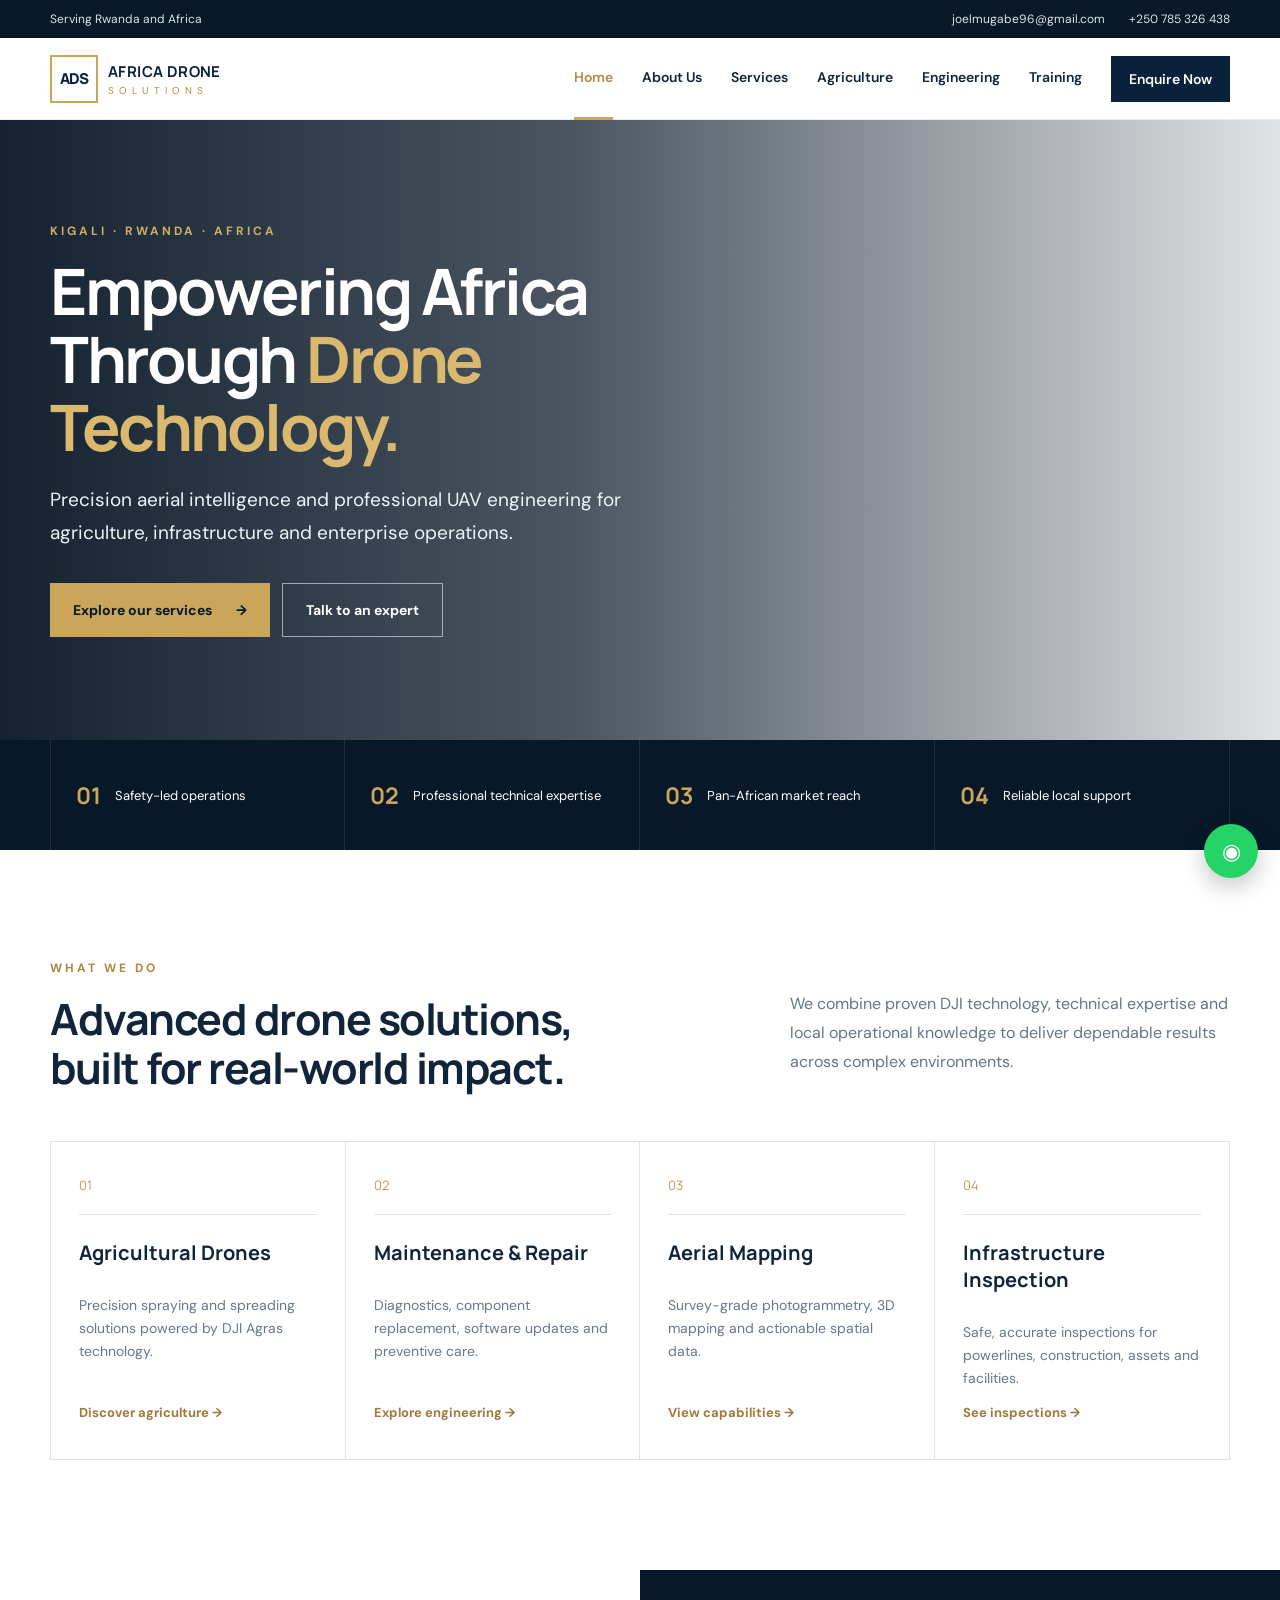
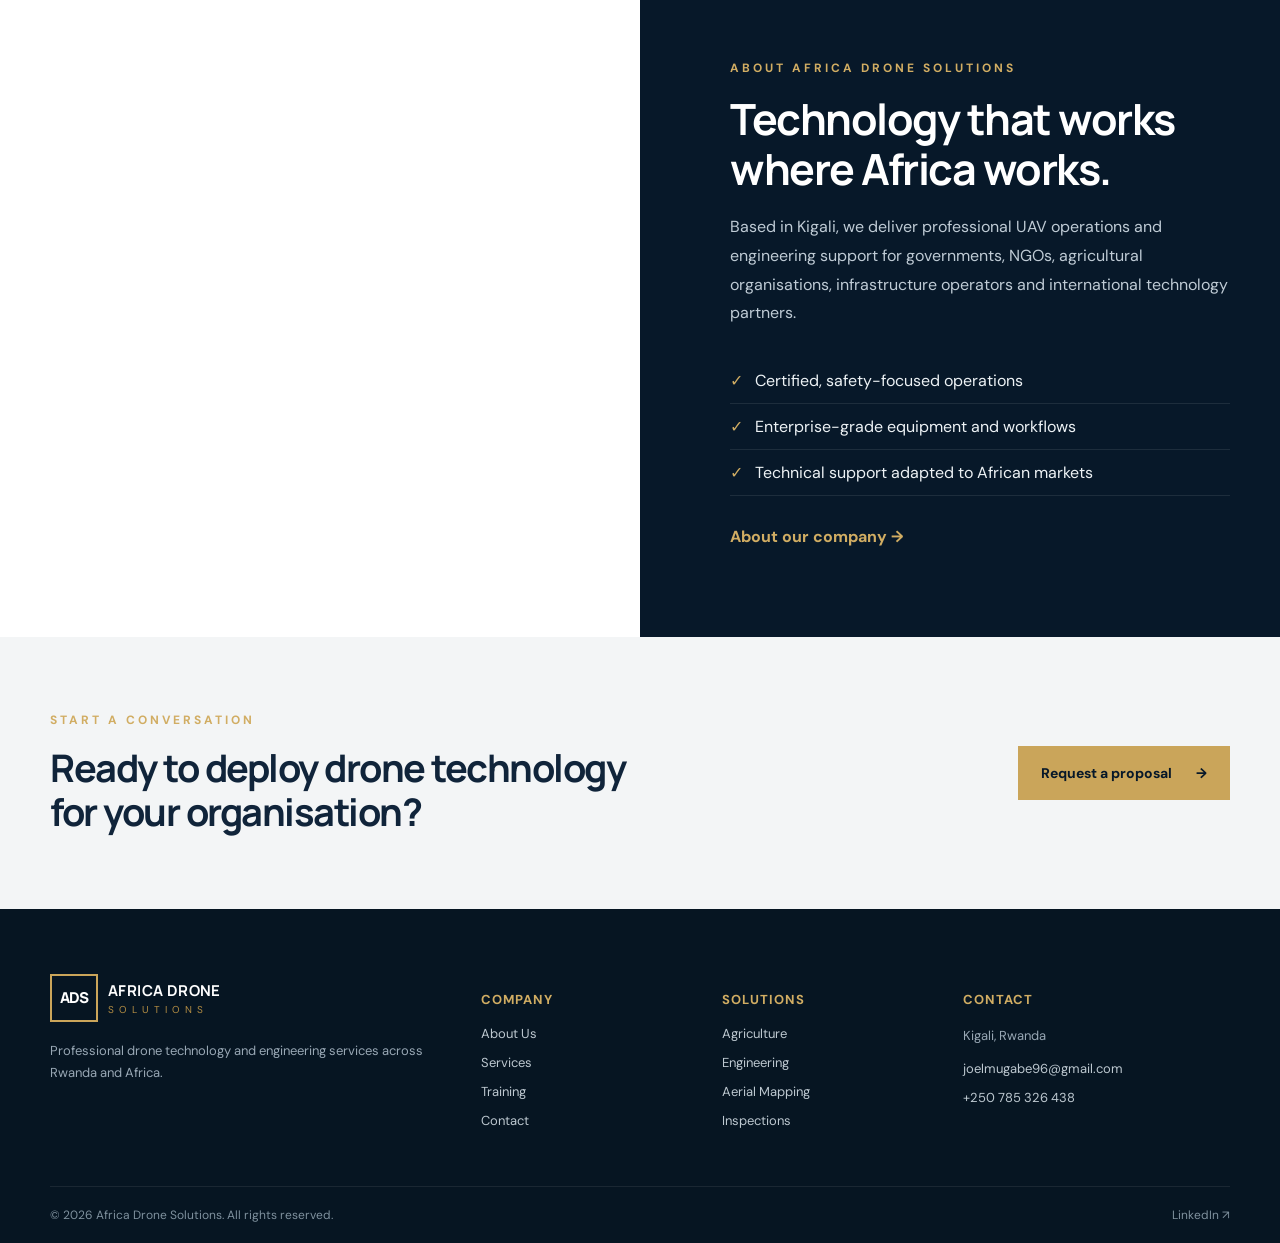
<file: index.html>
<!DOCTYPE html>
<html lang="en">
<head>
  <meta charset="UTF-8">
  <meta name="viewport" content="width=device-width, initial-scale=1.0">
  <title>Africa Drone Solutions | Drone Technology in Rwanda & Africa</title>
  <meta name="description" content="Africa Drone Solutions provides professional agricultural drones, engineering, aerial mapping, infrastructure inspection, maintenance and pilot training in Kigali, Rwanda and across Africa.">
  <meta name="keywords" content="drone solutions Rwanda, agricultural drones Africa, drone maintenance Kigali, aerial mapping Rwanda, drone training Rwanda, infrastructure inspection">
  <meta property="og:title" content="Africa Drone Solutions">
  <meta property="og:description" content="Empowering Africa Through Drone Technology.">
  <meta property="og:type" content="website">
  <meta name="theme-color" content="#071829">
  <link rel="canonical" href="https://joelmugabe.github.io/AFRICA-DRONE-SOLUTION/">
  <link rel="preconnect" href="https://fonts.googleapis.com">
  <link rel="preconnect" href="https://fonts.gstatic.com" crossorigin>
  <link href="https://fonts.googleapis.com/css2?family=DM+Sans:wght@400;500;600;700&family=Manrope:wght@600;700;800&display=swap" rel="stylesheet">
  <link rel="stylesheet" href="styles.css">
</head>
<body>
  <div class="topbar"><div class="container topbar-inner"><span>Serving Rwanda and Africa</span><div><a href="mailto:joelmugabe96@gmail.com">joelmugabe96@gmail.com</a><a href="tel:+250785326438">+250 785 326 438</a></div></div></div>
  <header class="header"><div class="container nav"><a class="brand" href="index.html" aria-label="Africa Drone Solutions home"><span class="brand-mark">ADS</span><span><strong>AFRICA DRONE</strong><small>SOLUTIONS</small></span></a><button class="menu-btn" aria-label="Open menu" aria-expanded="false">☰</button><nav class="nav-links"><a class="active" href="index.html">Home</a><a href="about.html">About Us</a><a href="services.html">Services</a><a href="agriculture.html">Agriculture</a><a href="engineering.html">Engineering</a><a href="training.html">Training</a><a class="nav-cta" href="contact.html">Enquire Now</a></nav></div></header>

  <main>
    <section class="hero">
      <div class="hero-bg" role="img" aria-label="Professional aerial view of Rwanda"></div>
      <div class="hero-overlay"></div>
      <div class="container hero-content"><div class="eyebrow">Kigali · Rwanda · Africa</div><h1>Empowering Africa Through <span>Drone Technology.</span></h1><p>Precision aerial intelligence and professional UAV engineering for agriculture, infrastructure and enterprise operations.</p><div class="hero-actions"><a class="btn btn-gold" href="services.html">Explore our services <span>→</span></a><a class="btn btn-outline" href="contact.html">Talk to an expert</a></div></div>
    </section>

    <section class="trust-strip"><div class="container trust-grid"><div><strong>01</strong><span>Safety-led operations</span></div><div><strong>02</strong><span>Professional technical expertise</span></div><div><strong>03</strong><span>Pan-African market reach</span></div><div><strong>04</strong><span>Reliable local support</span></div></div></section>

    <section class="section"><div class="container"><div class="section-heading"><div><div class="eyebrow dark">What we do</div><h2>Advanced drone solutions,<br>built for real-world impact.</h2></div><p>We combine proven DJI technology, technical expertise and local operational knowledge to deliver dependable results across complex environments.</p></div>
      <div class="service-grid">
        <article class="service-card"><div class="card-number">01</div><h3>Agricultural Drones</h3><p>Precision spraying and spreading solutions powered by DJI Agras technology.</p><a href="agriculture.html">Discover agriculture →</a></article>
        <article class="service-card"><div class="card-number">02</div><h3>Maintenance & Repair</h3><p>Diagnostics, component replacement, software updates and preventive care.</p><a href="engineering.html">Explore engineering →</a></article>
        <article class="service-card"><div class="card-number">03</div><h3>Aerial Mapping</h3><p>Survey-grade photogrammetry, 3D mapping and actionable spatial data.</p><a href="services.html">View capabilities →</a></article>
        <article class="service-card"><div class="card-number">04</div><h3>Infrastructure Inspection</h3><p>Safe, accurate inspections for powerlines, construction, assets and facilities.</p><a href="engineering.html">See inspections →</a></article>
      </div></div></section>

    <section class="split-section"><div class="split-image" role="img" aria-label="Drone operator preparing equipment"></div><div class="split-content"><div class="eyebrow">About Africa Drone Solutions</div><h2>Technology that works where Africa works.</h2><p>Based in Kigali, we deliver professional UAV operations and engineering support for governments, NGOs, agricultural organisations, infrastructure operators and international technology partners.</p><ul class="check-list"><li>Certified, safety-focused operations</li><li>Enterprise-grade equipment and workflows</li><li>Technical support adapted to African markets</li></ul><a class="text-link" href="about.html">About our company →</a></div></section>

    <section class="section cta-section"><div class="container cta-inner"><div><div class="eyebrow">Start a conversation</div><h2>Ready to deploy drone technology<br>for your organisation?</h2></div><a class="btn btn-gold" href="contact.html">Request a proposal <span>→</span></a></div></section>
  </main>

  <footer><div class="container footer-grid"><div><a class="brand footer-brand" href="index.html"><span class="brand-mark">ADS</span><span><strong>AFRICA DRONE</strong><small>SOLUTIONS</small></span></a><p>Professional drone technology and engineering services across Rwanda and Africa.</p></div><div><h4>Company</h4><a href="about.html">About Us</a><a href="services.html">Services</a><a href="training.html">Training</a><a href="contact.html">Contact</a></div><div><h4>Solutions</h4><a href="agriculture.html">Agriculture</a><a href="engineering.html">Engineering</a><a href="services.html">Aerial Mapping</a><a href="engineering.html">Inspections</a></div><div><h4>Contact</h4><p>Kigali, Rwanda</p><a href="mailto:joelmugabe96@gmail.com">joelmugabe96@gmail.com</a><a href="tel:+250785326438">+250 785 326 438</a></div></div><div class="container footer-bottom"><span>© 2026 Africa Drone Solutions. All rights reserved.</span><a href="https://www.linkedin.com" target="_blank" rel="noopener">LinkedIn ↗</a></div></footer>
  <a class="whatsapp" href="https://wa.me/250785326438?text=Hello%20Africa%20Drone%20Solutions" target="_blank" rel="noopener" aria-label="Chat on WhatsApp"><span>◉</span></a>
  <script src="script.js"></script>
  <script type="application/ld+json">{"@context":"https://schema.org","@type":"LocalBusiness","name":"Africa Drone Solutions","description":"Professional drone technology and engineering services in Rwanda and Africa.","telephone":"+250785326438","email":"joelmugabe96@gmail.com","address":{"@type":"PostalAddress","addressLocality":"Kigali","addressCountry":"RW"},"areaServed":"Africa"}</script>
</body>
</html>
</file>
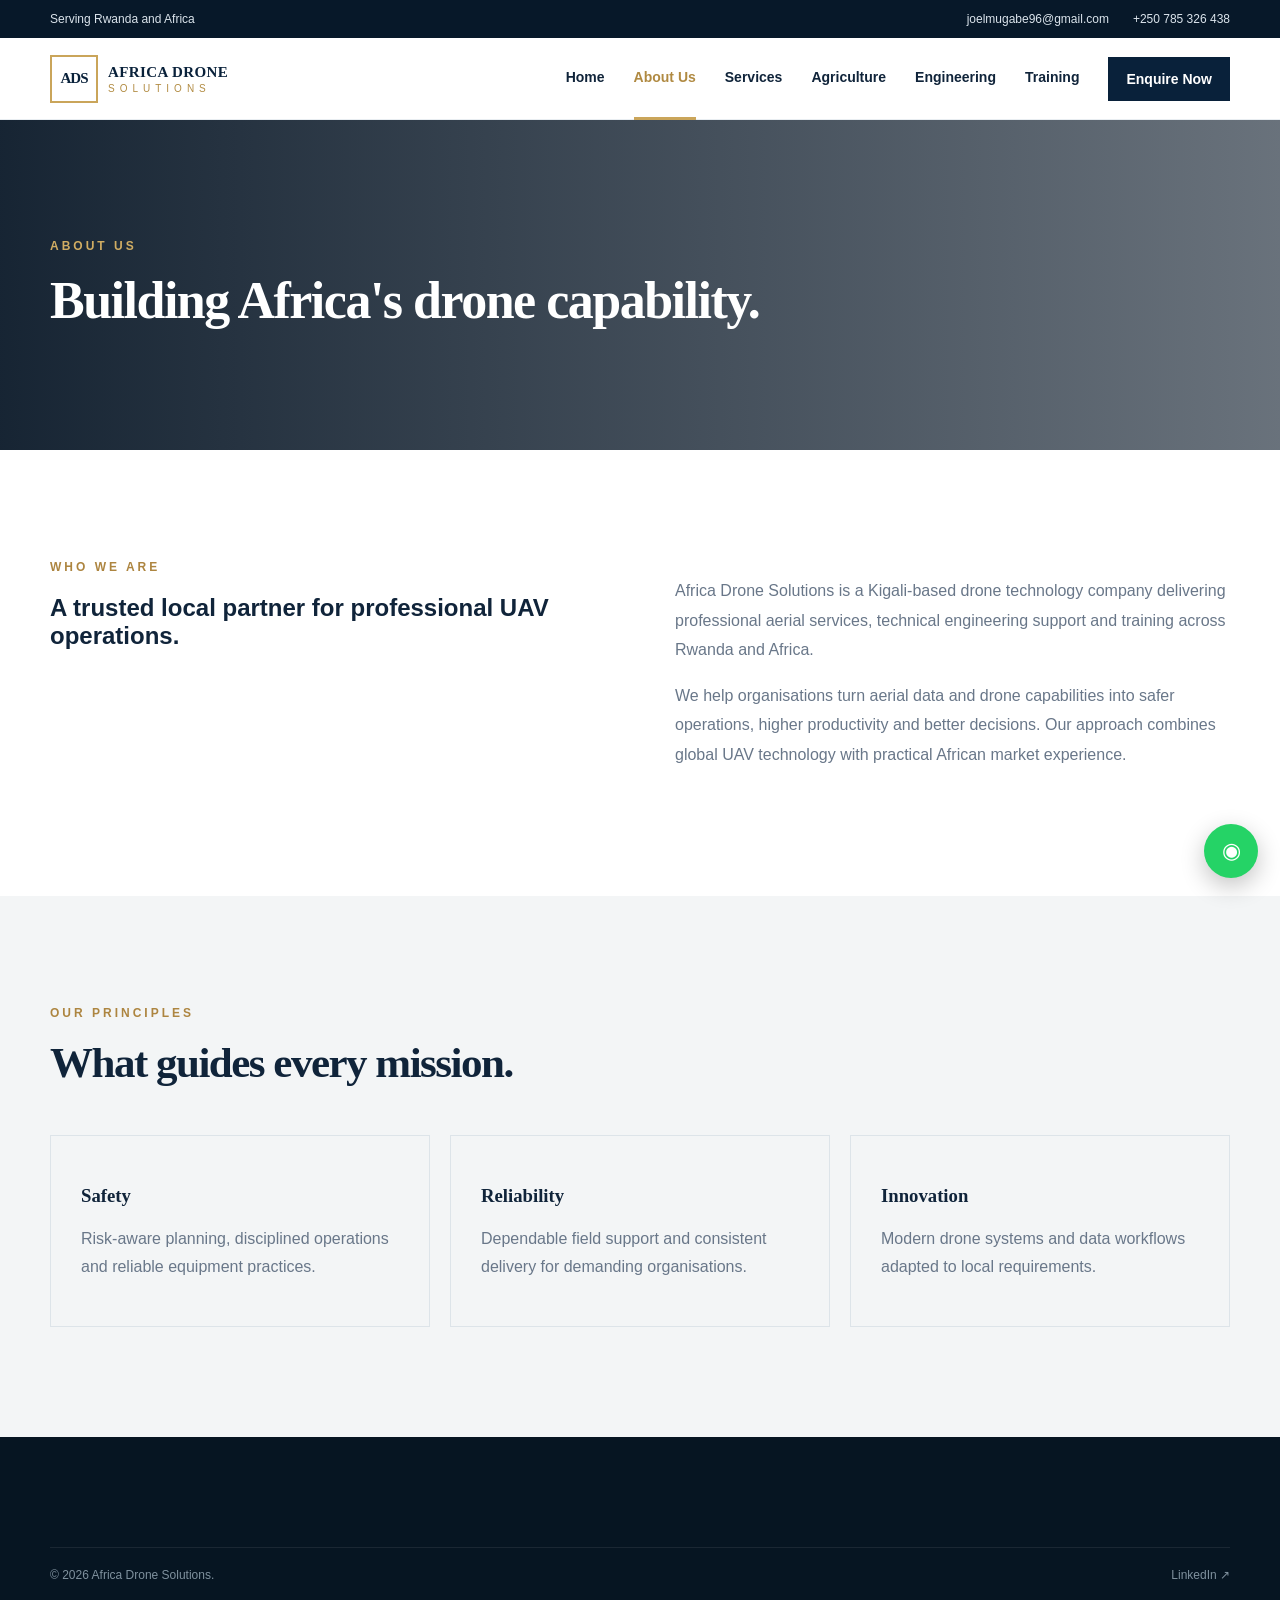
<file: about.html>
<!DOCTYPE html><html lang="en"><head><meta charset="UTF-8"><meta name="viewport" content="width=device-width, initial-scale=1"><title>About Us | Africa Drone Solutions</title><meta name="description" content="Learn about Africa Drone Solutions, a Kigali-based professional drone technology company serving Rwanda and Africa."><link rel="stylesheet" href="styles.css"></head><body><div class="topbar"><div class="container topbar-inner"><span>Serving Rwanda and Africa</span><div><a href="mailto:joelmugabe96@gmail.com">joelmugabe96@gmail.com</a><a href="tel:+250785326438">+250 785 326 438</a></div></div></div><header class="header"><div class="container nav"><a class="brand" href="index.html"><span class="brand-mark">ADS</span><span><strong>AFRICA DRONE</strong><small>SOLUTIONS</small></span></a><button class="menu-btn">☰</button><nav class="nav-links"><a href="index.html">Home</a><a class="active" href="about.html">About Us</a><a href="services.html">Services</a><a href="agriculture.html">Agriculture</a><a href="engineering.html">Engineering</a><a href="training.html">Training</a><a class="nav-cta" href="contact.html">Enquire Now</a></nav></div></header><main><section class="page-hero"><div class="container"><div class="eyebrow">About us</div><h1>Building Africa's drone capability.</h1></div></section><section class="section"><div class="container content-grid"><div><div class="eyebrow dark">Who we are</div><h2>A trusted local partner for professional UAV operations.</h2></div><div><p>Africa Drone Solutions is a Kigali-based drone technology company delivering professional aerial services, technical engineering support and training across Rwanda and Africa.</p><p>We help organisations turn aerial data and drone capabilities into safer operations, higher productivity and better decisions. Our approach combines global UAV technology with practical African market experience.</p></div></div></section><section class="section" style="background:#f3f5f6"><div class="container"><div class="section-heading"><div><div class="eyebrow dark">Our principles</div><h2>What guides every mission.</h2></div></div><div class="feature-grid"><article class="feature"><h3>Safety</h3><p>Risk-aware planning, disciplined operations and reliable equipment practices.</p></article><article class="feature"><h3>Reliability</h3><p>Dependable field support and consistent delivery for demanding organisations.</p></article><article class="feature"><h3>Innovation</h3><p>Modern drone systems and data workflows adapted to local requirements.</p></article></div></div></section></main><footer><div class="container footer-bottom"><span>© 2026 Africa Drone Solutions.</span><a href="https://www.linkedin.com" target="_blank">LinkedIn ↗</a></div></footer><a class="whatsapp" href="https://wa.me/250785326438" target="_blank" aria-label="Chat on WhatsApp">◉</a><script src="script.js"></script></body></html>
</file>
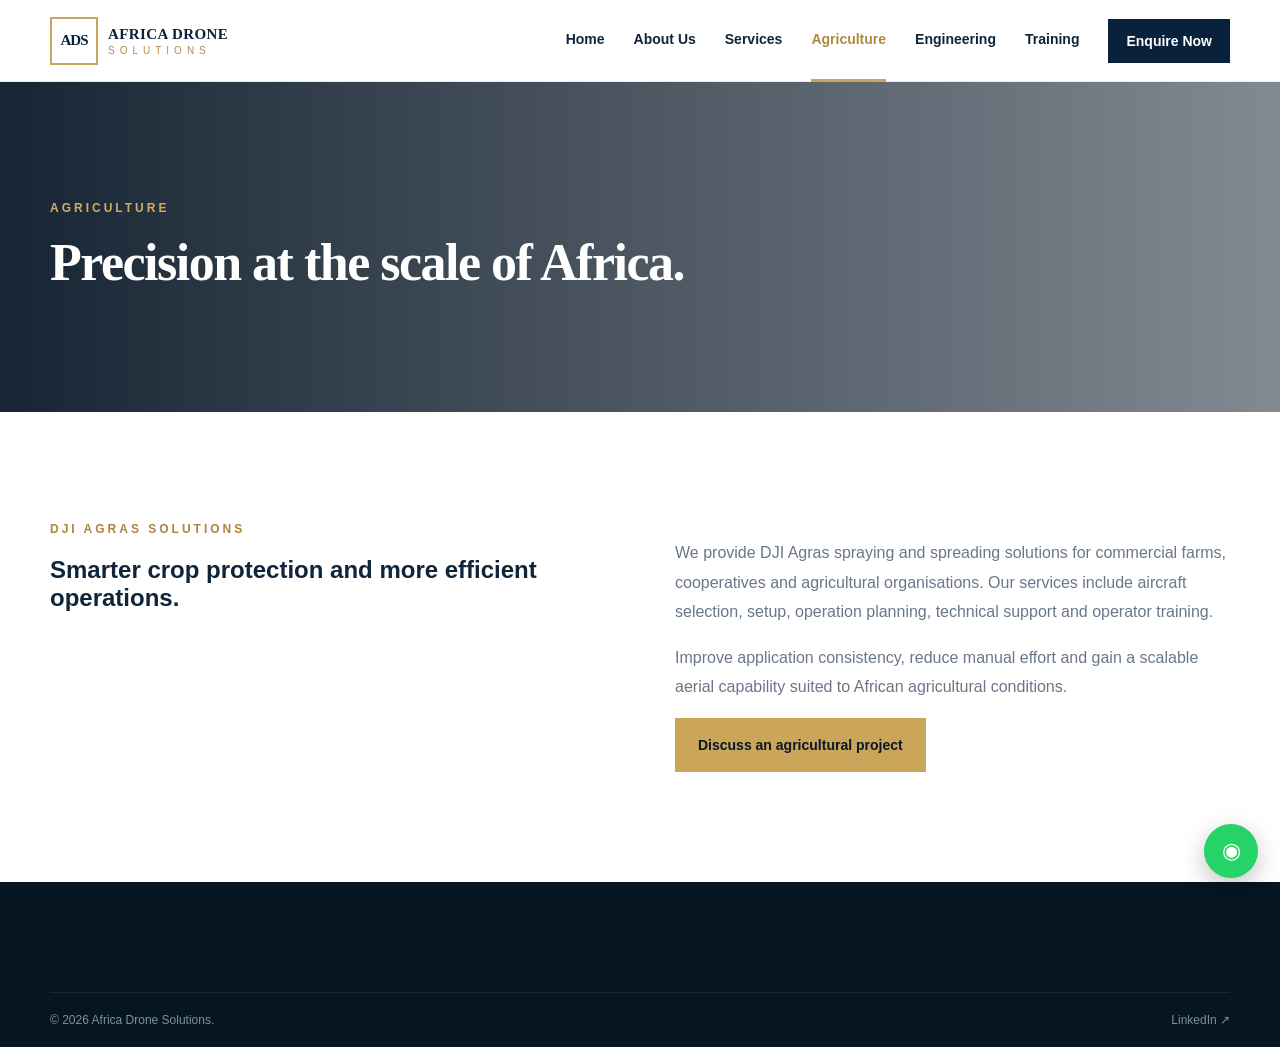
<file: agriculture.html>
<!DOCTYPE html><html lang="en"><head><meta charset="UTF-8"><meta name="viewport" content="width=device-width, initial-scale=1"><title>Agricultural Drone Solutions | Africa Drone Solutions</title><meta name="description" content="DJI Agras agricultural drone spraying, spreading and technical support for farms and agribusinesses in Rwanda and Africa."><link rel="stylesheet" href="styles.css"></head><body><header class="header"><div class="container nav"><a class="brand" href="index.html"><span class="brand-mark">ADS</span><span><strong>AFRICA DRONE</strong><small>SOLUTIONS</small></span></a><button class="menu-btn">☰</button><nav class="nav-links"><a href="index.html">Home</a><a href="about.html">About Us</a><a href="services.html">Services</a><a class="active" href="agriculture.html">Agriculture</a><a href="engineering.html">Engineering</a><a href="training.html">Training</a><a class="nav-cta" href="contact.html">Enquire Now</a></nav></div></header><main><section class="page-hero" style="background-image:linear-gradient(90deg,rgba(5,20,36,.93),rgba(5,20,36,.5)),url('https://images.unsplash.com/photo-1523348837708-15d4a09cfac2?auto=format&fit=crop&w=1800&q=85')"><div class="container"><div class="eyebrow">Agriculture</div><h1>Precision at the scale of Africa.</h1></div></section><section class="section"><div class="container content-grid"><div><div class="eyebrow dark">DJI Agras solutions</div><h2>Smarter crop protection and more efficient operations.</h2></div><div><p>We provide DJI Agras spraying and spreading solutions for commercial farms, cooperatives and agricultural organisations. Our services include aircraft selection, setup, operation planning, technical support and operator training.</p><p>Improve application consistency, reduce manual effort and gain a scalable aerial capability suited to African agricultural conditions.</p><a class="btn btn-gold" href="contact.html">Discuss an agricultural project</a></div></div></section></main><footer><div class="container footer-bottom"><span>© 2026 Africa Drone Solutions.</span><a href="https://www.linkedin.com" target="_blank">LinkedIn ↗</a></div></footer><a class="whatsapp" href="https://wa.me/250785326438" target="_blank">◉</a><script src="script.js"></script></body></html>
</file>
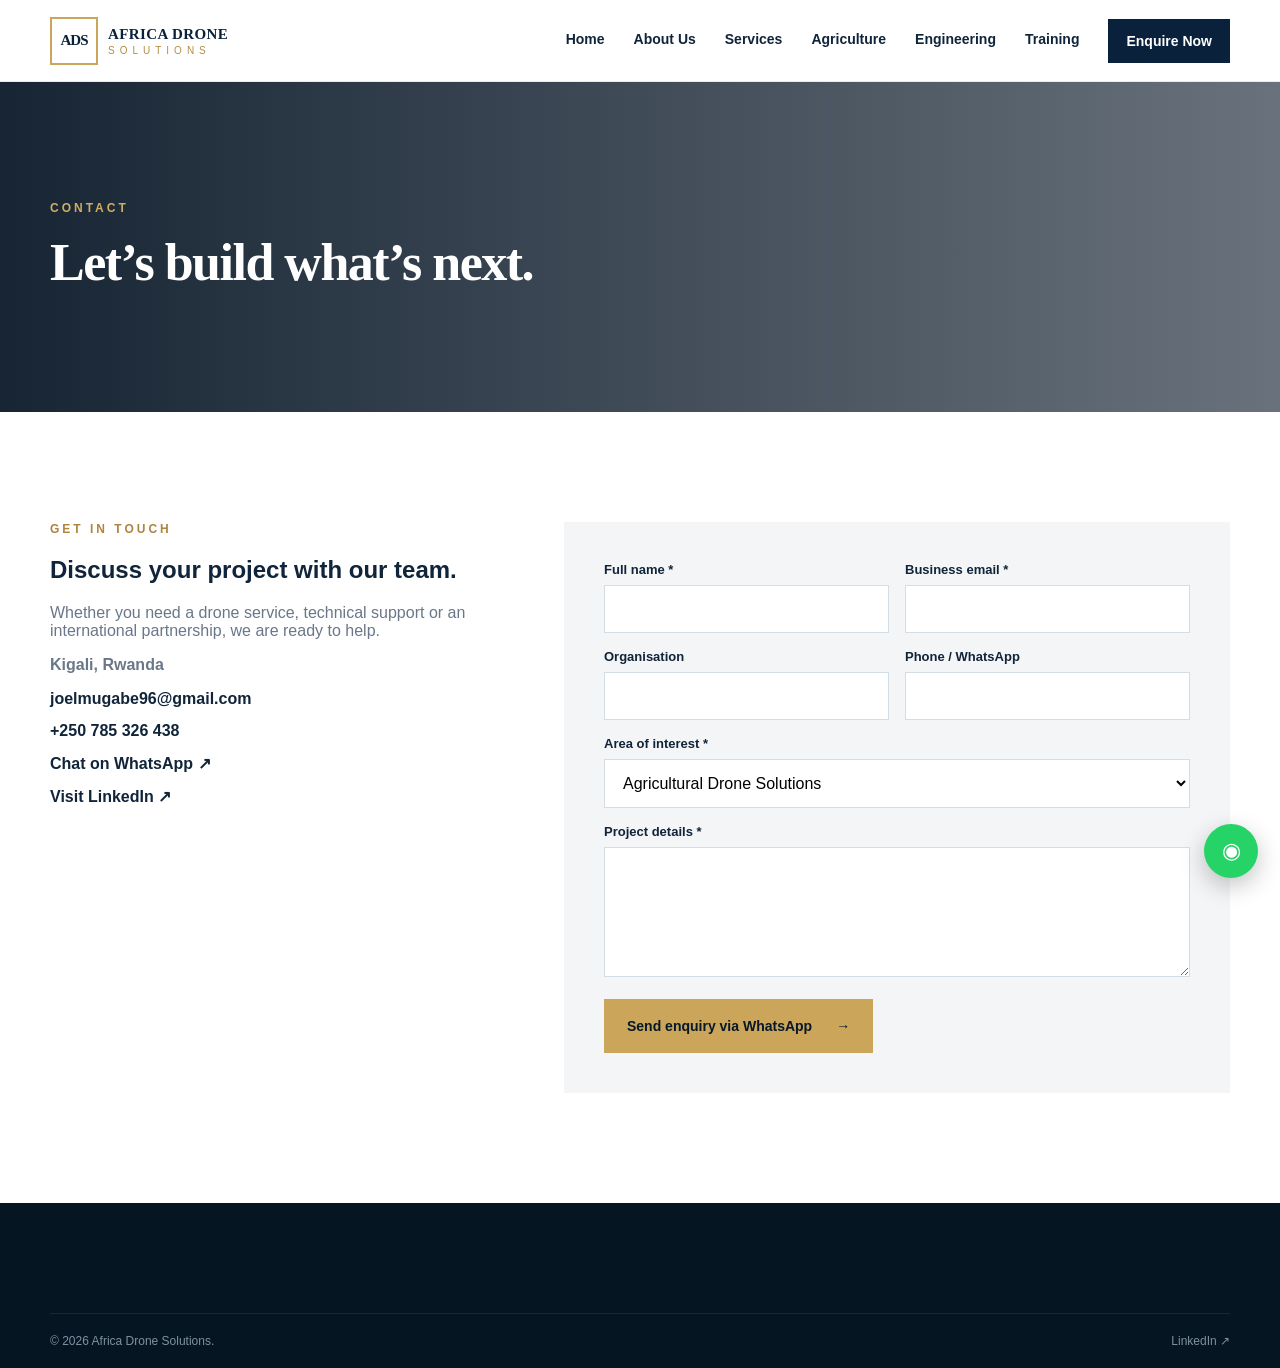
<file: contact.html>
<!DOCTYPE html><html lang="en"><head><meta charset="UTF-8"><meta name="viewport" content="width=device-width, initial-scale=1"><title>Contact Africa Drone Solutions | Kigali, Rwanda</title><meta name="description" content="Contact Africa Drone Solutions in Kigali, Rwanda for drone technology, agricultural, engineering, mapping and training enquiries."><link rel="stylesheet" href="styles.css"></head><body><header class="header"><div class="container nav"><a class="brand" href="index.html"><span class="brand-mark">ADS</span><span><strong>AFRICA DRONE</strong><small>SOLUTIONS</small></span></a><button class="menu-btn">☰</button><nav class="nav-links"><a href="index.html">Home</a><a href="about.html">About Us</a><a href="services.html">Services</a><a href="agriculture.html">Agriculture</a><a href="engineering.html">Engineering</a><a href="training.html">Training</a><a class="active nav-cta" href="contact.html">Enquire Now</a></nav></div></header><main><section class="page-hero"><div class="container"><div class="eyebrow">Contact</div><h1>Let’s build what’s next.</h1></div></section><section class="section"><div class="container contact-layout"><div class="contact-details"><div class="eyebrow dark">Get in touch</div><h2>Discuss your project with our team.</h2><p>Whether you need a drone service, technical support or an international partnership, we are ready to help.</p><p><strong>Kigali, Rwanda</strong></p><a href="mailto:joelmugabe96@gmail.com">joelmugabe96@gmail.com</a><a href="tel:+250785326438">+250 785 326 438</a><a href="https://wa.me/250785326438" target="_blank">Chat on WhatsApp ↗</a><a href="https://www.linkedin.com" target="_blank">Visit LinkedIn ↗</a></div><form class="contact-form"><div class="form-grid"><div><label for="name">Full name *</label><input id="name" name="name" required></div><div><label for="email">Business email *</label><input id="email" name="email" type="email" required></div><div><label for="organisation">Organisation</label><input id="organisation" name="organisation"></div><div><label for="phone">Phone / WhatsApp</label><input id="phone" name="phone"></div><div class="field-full"><label for="service">Area of interest *</label><select id="service" name="service" required><option value="Agricultural Drone Solutions">Agricultural Drone Solutions</option><option value="Drone Maintenance and Repair">Drone Maintenance and Repair</option><option value="Enterprise Drone Solutions">Enterprise Drone Solutions</option><option value="Aerial Mapping and Surveying">Aerial Mapping and Surveying</option><option value="Drone Training">Drone Training</option><option value="Infrastructure Inspection">Infrastructure Inspection</option><option value="Partnership">Partnership / Distribution</option></select></div><div class="field-full"><label for="message">Project details *</label><textarea id="message" name="message" required></textarea></div></div><button class="btn btn-gold" type="submit">Send enquiry via WhatsApp <span>→</span></button></form></div></section></main><footer><div class="container footer-bottom"><span>© 2026 Africa Drone Solutions.</span><a href="https://www.linkedin.com" target="_blank">LinkedIn ↗</a></div></footer><a class="whatsapp" href="https://wa.me/250785326438" target="_blank">◉</a><script src="script.js"></script></body></html>
</file>
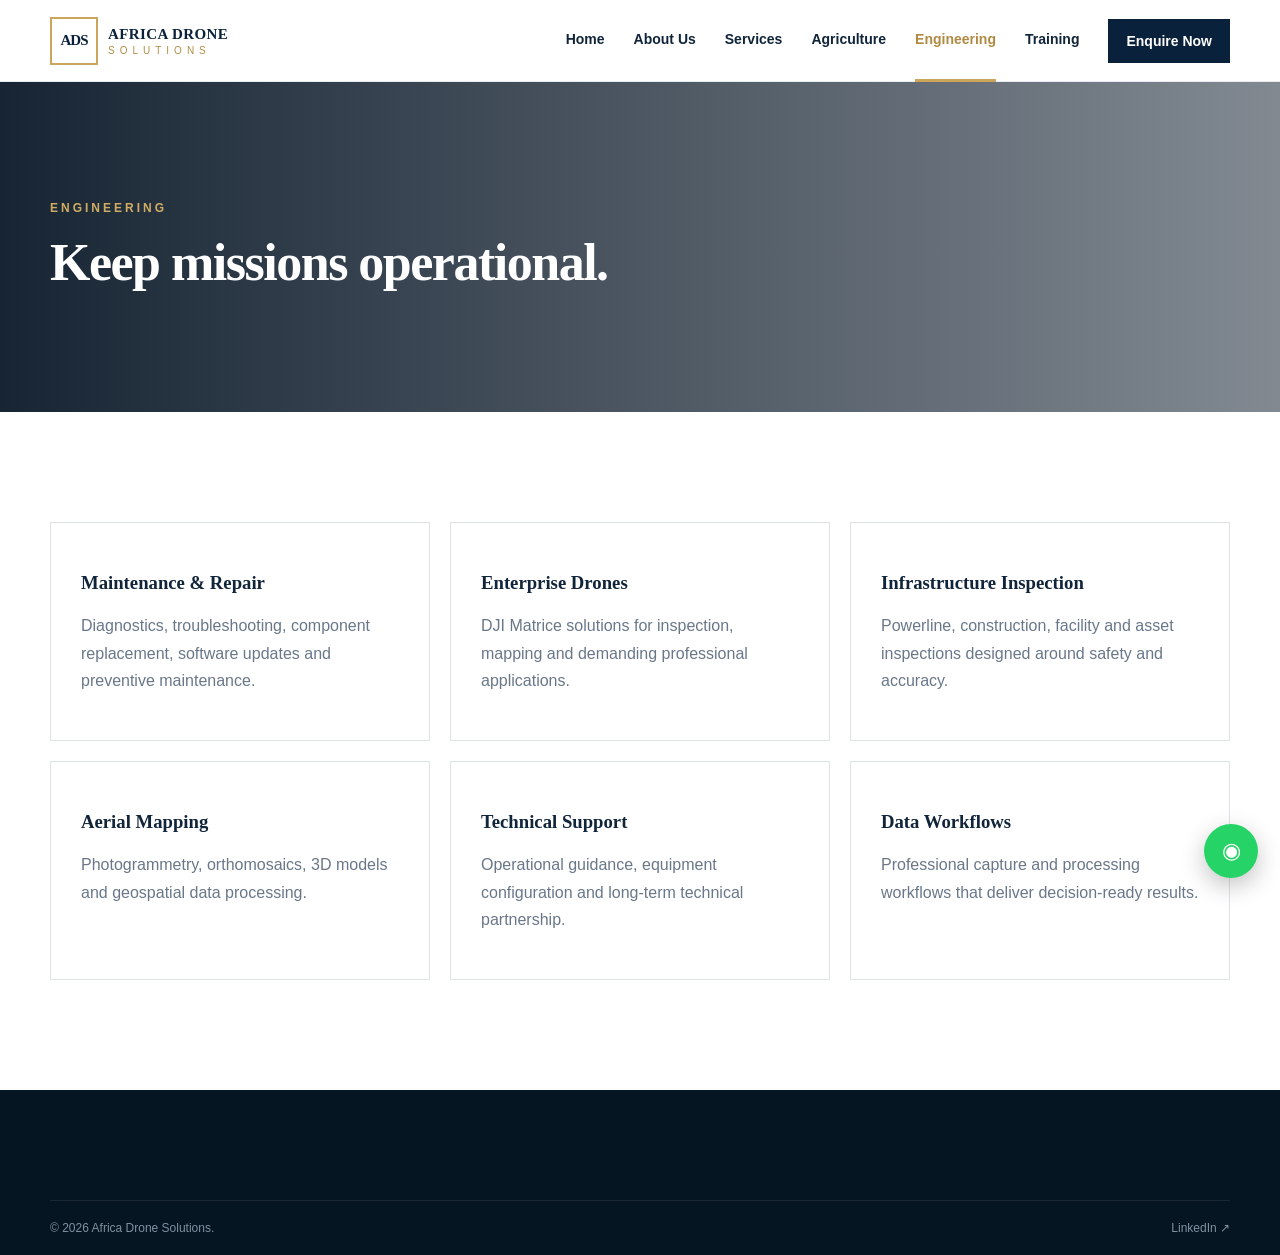
<file: engineering.html>
<!DOCTYPE html><html lang="en"><head><meta charset="UTF-8"><meta name="viewport" content="width=device-width, initial-scale=1"><title>Drone Engineering & Inspection | Africa Drone Solutions</title><meta name="description" content="Drone maintenance, DJI Matrice enterprise solutions, aerial mapping and infrastructure inspection in Rwanda and Africa."><link rel="stylesheet" href="styles.css"></head><body><header class="header"><div class="container nav"><a class="brand" href="index.html"><span class="brand-mark">ADS</span><span><strong>AFRICA DRONE</strong><small>SOLUTIONS</small></span></a><button class="menu-btn">☰</button><nav class="nav-links"><a href="index.html">Home</a><a href="about.html">About Us</a><a href="services.html">Services</a><a href="agriculture.html">Agriculture</a><a class="active" href="engineering.html">Engineering</a><a href="training.html">Training</a><a class="nav-cta" href="contact.html">Enquire Now</a></nav></div></header><main><section class="page-hero" style="background-image:linear-gradient(90deg,rgba(5,20,36,.93),rgba(5,20,36,.5)),url('https://images.pexels.com/photos/442587/pexels-photo-442587.jpeg')"><div class="container"><div class="eyebrow">Engineering</div><h1>Keep missions operational.</h1></div></section><section class="section"><div class="container"><div class="feature-grid"><article class="feature"><h3>Maintenance & Repair</h3><p>Diagnostics, troubleshooting, component replacement, software updates and preventive maintenance.</p></article><article class="feature"><h3>Enterprise Drones</h3><p>DJI Matrice solutions for inspection, mapping and demanding professional applications.</p></article><article class="feature"><h3>Infrastructure Inspection</h3><p>Powerline, construction, facility and asset inspections designed around safety and accuracy.</p></article><article class="feature"><h3>Aerial Mapping</h3><p>Photogrammetry, orthomosaics, 3D models and geospatial data processing.</p></article><article class="feature"><h3>Technical Support</h3><p>Operational guidance, equipment configuration and long-term technical partnership.</p></article><article class="feature"><h3>Data Workflows</h3><p>Professional capture and processing workflows that deliver decision-ready results.</p></article></div></div></section></main><footer><div class="container footer-bottom"><span>© 2026 Africa Drone Solutions.</span><a href="https://www.linkedin.com" target="_blank">LinkedIn ↗</a></div></footer><a class="whatsapp" href="https://wa.me/250785326438" target="_blank">◉</a><script src="script.js"></script></body></html>
</file>
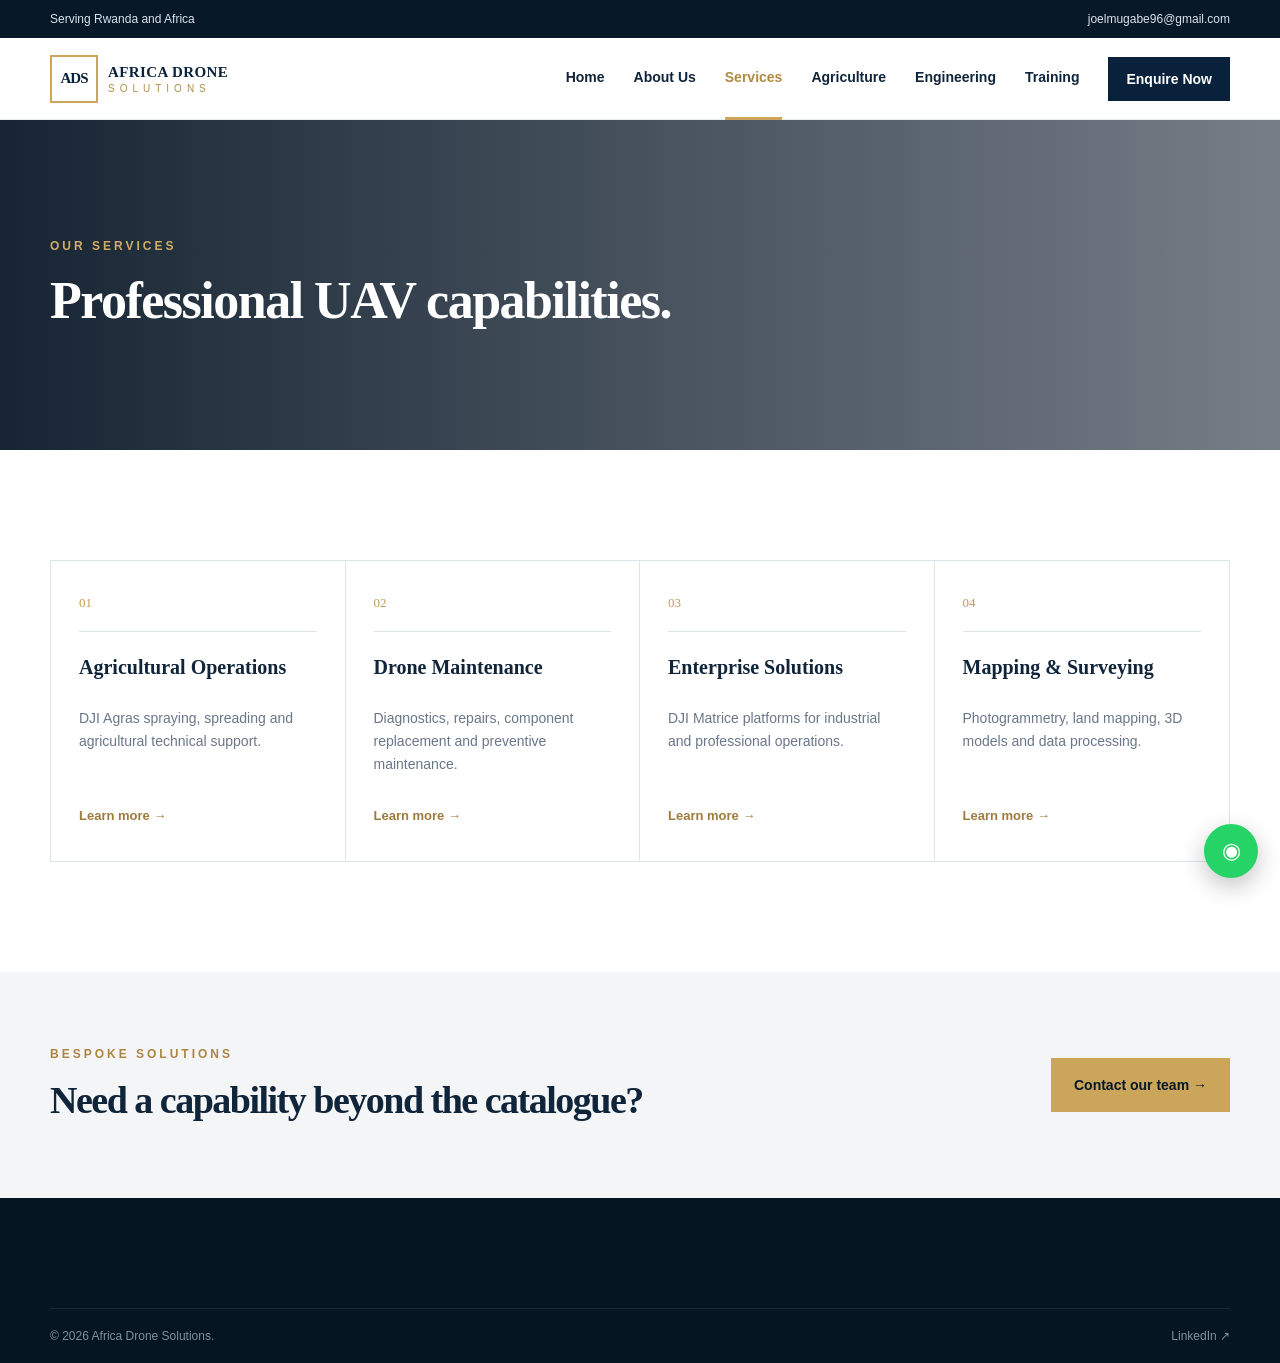
<file: services.html>
<!DOCTYPE html><html lang="en"><head><meta charset="UTF-8"><meta name="viewport" content="width=device-width, initial-scale=1"><title>Drone Services | Africa Drone Solutions</title><meta name="description" content="Explore agricultural drones, enterprise UAV operations, aerial mapping, inspection and maintenance services across Africa."><link rel="stylesheet" href="styles.css"></head><body><div class="topbar"><div class="container topbar-inner"><span>Serving Rwanda and Africa</span><div><a href="mailto:joelmugabe96@gmail.com">joelmugabe96@gmail.com</a></div></div></div><header class="header"><div class="container nav"><a class="brand" href="index.html"><span class="brand-mark">ADS</span><span><strong>AFRICA DRONE</strong><small>SOLUTIONS</small></span></a><button class="menu-btn">☰</button><nav class="nav-links"><a href="index.html">Home</a><a href="about.html">About Us</a><a class="active" href="services.html">Services</a><a href="agriculture.html">Agriculture</a><a href="engineering.html">Engineering</a><a href="training.html">Training</a><a class="nav-cta" href="contact.html">Enquire Now</a></nav></div></header><main><section class="page-hero" style="background-image:linear-gradient(90deg,rgba(5,20,36,.93),rgba(5,20,36,.55)),url('https://images.pexels.com/photos/442587/pexels-photo-442587.jpeg')"><div class="container"><div class="eyebrow">Our services</div><h1>Professional UAV capabilities.</h1></div></section><section class="section"><div class="container"><div class="service-grid"><article class="service-card"><div class="card-number">01</div><h3>Agricultural Operations</h3><p>DJI Agras spraying, spreading and agricultural technical support.</p><a href="agriculture.html">Learn more →</a></article><article class="service-card"><div class="card-number">02</div><h3>Drone Maintenance</h3><p>Diagnostics, repairs, component replacement and preventive maintenance.</p><a href="engineering.html">Learn more →</a></article><article class="service-card"><div class="card-number">03</div><h3>Enterprise Solutions</h3><p>DJI Matrice platforms for industrial and professional operations.</p><a href="engineering.html">Learn more →</a></article><article class="service-card"><div class="card-number">04</div><h3>Mapping & Surveying</h3><p>Photogrammetry, land mapping, 3D models and data processing.</p><a href="engineering.html">Learn more →</a></article></div></div></section><section class="section cta-section"><div class="container cta-inner"><div><div class="eyebrow dark">Bespoke solutions</div><h2>Need a capability beyond the catalogue?</h2></div><a class="btn btn-gold" href="contact.html">Contact our team →</a></div></section></main><footer><div class="container footer-bottom"><span>© 2026 Africa Drone Solutions.</span><a href="https://www.linkedin.com" target="_blank">LinkedIn ↗</a></div></footer><a class="whatsapp" href="https://wa.me/250785326438" target="_blank">◉</a><script src="script.js"></script></body></html>
</file>
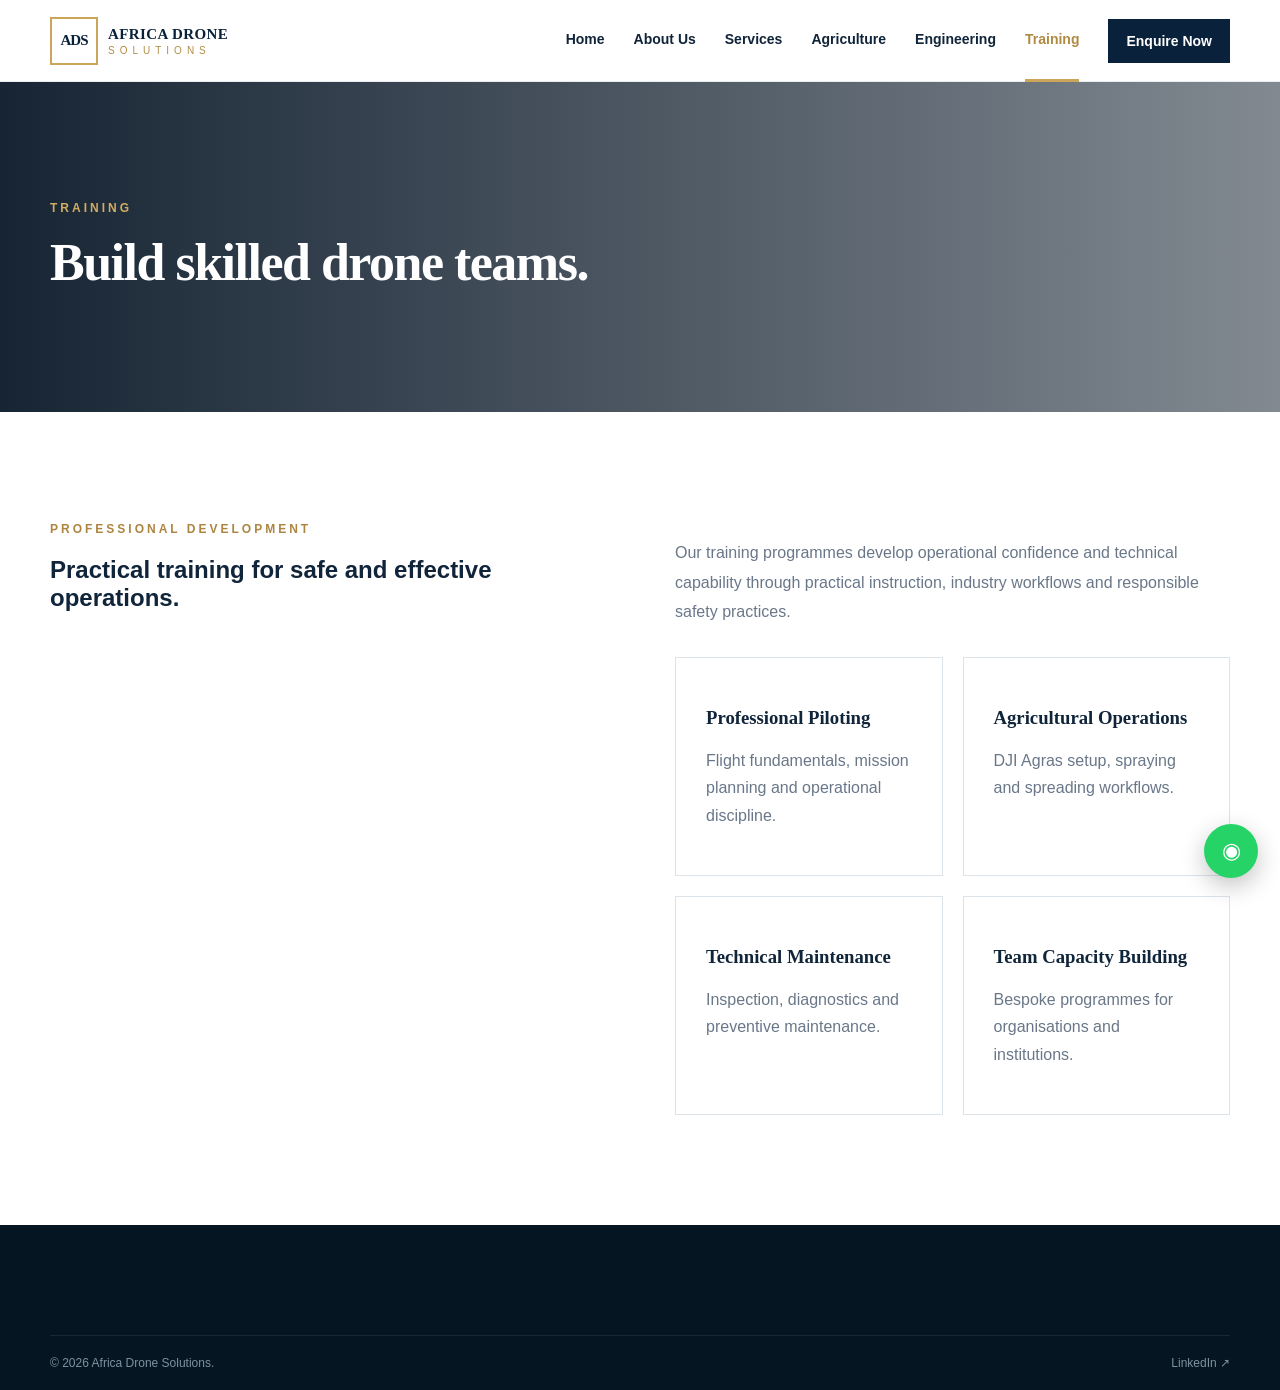
<file: training.html>
<!DOCTYPE html><html lang="en"><head><meta charset="UTF-8"><meta name="viewport" content="width=device-width, initial-scale=1"><title>Professional Drone Training | Africa Drone Solutions</title><meta name="description" content="Professional drone pilot, agricultural drone operations and technical maintenance training in Kigali, Rwanda."><link rel="stylesheet" href="styles.css"></head><body><header class="header"><div class="container nav"><a class="brand" href="index.html"><span class="brand-mark">ADS</span><span><strong>AFRICA DRONE</strong><small>SOLUTIONS</small></span></a><button class="menu-btn">☰</button><nav class="nav-links"><a href="index.html">Home</a><a href="about.html">About Us</a><a href="services.html">Services</a><a href="agriculture.html">Agriculture</a><a href="engineering.html">Engineering</a><a class="active" href="training.html">Training</a><a class="nav-cta" href="contact.html">Enquire Now</a></nav></div></header><main><section class="page-hero" style="background-image:linear-gradient(90deg,rgba(5,20,36,.93),rgba(5,20,36,.5)),url('https://images.pexels.com/photos/442587/pexels-photo-442587.jpeg')"><div class="container"><div class="eyebrow">Training</div><h1>Build skilled drone teams.</h1></div></section><section class="section"><div class="container content-grid"><div><div class="eyebrow dark">Professional development</div><h2>Practical training for safe and effective operations.</h2></div><div><p>Our training programmes develop operational confidence and technical capability through practical instruction, industry workflows and responsible safety practices.</p><div class="feature-grid" style="grid-template-columns:1fr 1fr;margin-top:30px"><article class="feature"><h3>Professional Piloting</h3><p>Flight fundamentals, mission planning and operational discipline.</p></article><article class="feature"><h3>Agricultural Operations</h3><p>DJI Agras setup, spraying and spreading workflows.</p></article><article class="feature"><h3>Technical Maintenance</h3><p>Inspection, diagnostics and preventive maintenance.</p></article><article class="feature"><h3>Team Capacity Building</h3><p>Bespoke programmes for organisations and institutions.</p></article></div></div></div></section></main><footer><div class="container footer-bottom"><span>© 2026 Africa Drone Solutions.</span><a href="https://www.linkedin.com" target="_blank">LinkedIn ↗</a></div></footer><a class="whatsapp" href="https://wa.me/250785326438" target="_blank">◉</a><script src="script.js"></script></body></html>
</file>
<file: styles.css>
*{box-sizing:border-box}html{scroll-behavior:smooth}body{margin:0;font-family:'DM Sans',sans-serif;color:#10243a;background:#fff}a{text-decoration:none;color:inherit}.container{width:min(1180px,calc(100% - 48px));margin:auto}.topbar{height:38px;background:#071829;color:#dbe4ec;font-size:12px}.topbar-inner{height:100%;display:flex;align-items:center;justify-content:space-between}.topbar-inner div{display:flex;gap:24px}.header{height:82px;background:#fff;position:sticky;top:0;z-index:30;border-bottom:1px solid #e8edf1}.nav{height:100%;display:flex;align-items:center;justify-content:space-between}.brand{display:flex;align-items:center;gap:10px;color:#09213a}.brand-mark{width:48px;height:48px;border:2px solid #caa55a;display:grid;place-items:center;font-family:'Manrope';font-weight:800;font-size:15px;letter-spacing:-1px}.brand>span:last-child{display:flex;flex-direction:column}.brand strong{font-family:'Manrope';font-size:15px;letter-spacing:.4px}.brand small{font-size:10px;letter-spacing:5px;color:#b28c43;margin-top:2px}.nav-links{display:flex;align-items:center;gap:29px;font-size:14px;font-weight:600}.nav-links>a:not(.nav-cta){height:82px;display:flex;align-items:center;border-bottom:3px solid transparent}.nav-links>a:hover,.nav-links>a.active{color:#b08a42;border-bottom-color:#caa55a}.nav-cta{background:#09213a;color:#fff!important;padding:14px 18px}.menu-btn{display:none;border:0;background:none;font-size:28px}.hero{height:620px;position:relative;overflow:hidden;color:#fff}.hero-bg{position:absolute;inset:0;background-image:url('https://images.pexels.com/photos/13817647/pexels-photo-13817647.jpeg');background-size:cover;background-position:center}.hero-overlay{position:absolute;inset:0;background:linear-gradient(90deg,rgba(5,20,36,.94) 0%,rgba(5,20,36,.72) 45%,rgba(5,20,36,.12) 100%)}.hero-content{position:relative;height:100%;display:flex;flex-direction:column;justify-content:center;align-items:flex-start}.eyebrow{color:#d1ad63;text-transform:uppercase;letter-spacing:3px;font-size:12px;font-weight:700;margin-bottom:18px}.eyebrow.dark{color:#ad8540}.hero h1{font-family:'Manrope';font-size:64px;line-height:1.06;max-width:760px;margin:0 0 24px;letter-spacing:-2.5px}.hero h1 span{color:#dab96f}.hero p{font-size:19px;line-height:1.7;max-width:610px;color:#edf3f7;margin:0 0 34px}.hero-actions{display:flex;gap:12px}.btn{height:54px;padding:0 23px;display:inline-flex;align-items:center;justify-content:center;gap:24px;font-weight:700;font-size:14px}.btn-gold{background:#caa55a;color:#071829}.btn-outline{border:1px solid rgba(255,255,255,.55);color:#fff}.trust-strip{background:#071829;color:#fff}.trust-grid{height:110px;display:grid;grid-template-columns:repeat(4,1fr)}.trust-grid div{display:flex;align-items:center;gap:14px;border-right:1px solid rgba(255,255,255,.1);padding:0 25px}.trust-grid div:first-child{border-left:1px solid rgba(255,255,255,.1)}.trust-grid strong{color:#caa55a;font-family:'Manrope';font-size:23px}.trust-grid span{font-size:13px}.section{padding:110px 0}.section-heading{display:flex;justify-content:space-between;align-items:flex-end;margin-bottom:48px}.section-heading h2,.split-content h2,.cta-inner h2,.page-hero h1{font-family:'Manrope';font-size:43px;line-height:1.15;margin:0;letter-spacing:-1.5px}.section-heading p{max-width:440px;line-height:1.8;color:#657488}.service-grid{display:grid;grid-template-columns:repeat(4,1fr);border:1px solid #dde4e9}.service-card{padding:34px 28px 38px;border-right:1px solid #dde4e9;min-height:300px;display:flex;flex-direction:column}.service-card:last-child{border-right:0}.card-number{font-family:'Manrope';color:#c19a52;font-size:13px;border-bottom:1px solid #dde4e9;padding-bottom:20px;margin-bottom:24px}.service-card h3{font-family:'Manrope';font-size:20px;margin:0 0 14px}.service-card p{color:#697789;line-height:1.65;font-size:14px}.service-card a{margin-top:auto;color:#9e7a3d;font-size:13px;font-weight:700}.split-section{display:grid;grid-template-columns:1fr 1fr;min-height:570px}.split-image{background:url('https://images.pexels.com/photos/442587/pexels-photo-442587.jpeg') center/cover}.split-content{background:#071829;color:#fff;padding:90px max(50px,calc((100vw - 1180px)/2));padding-left:90px;display:flex;flex-direction:column;justify-content:center}.split-content h2{font-size:43px}.split-content>p{line-height:1.8;color:#bfcbd5;margin:20px 0}.check-list{list-style:none;padding:0;margin:10px 0 30px}.check-list li{padding:12px 0;border-bottom:1px solid rgba(255,255,255,.09);color:#edf2f5}.check-list li:before{content:'✓';color:#d1ad63;margin-right:12px}.text-link{color:#d1ad63;font-weight:700}.cta-section{background:#f3f5f6;padding:75px 0}.cta-inner{display:flex;justify-content:space-between;align-items:center}.cta-inner h2{font-size:38px}footer{background:#061522;color:#fff;padding:65px 0 20px}.footer-grid{display:grid;grid-template-columns:2fr 1fr 1fr 1.4fr;gap:50px}.footer-brand{color:#fff;margin-bottom:18px}.footer-grid p{color:#98a7b4;line-height:1.7;font-size:13px}.footer-grid h4{color:#d1ad63;font-size:13px;text-transform:uppercase;letter-spacing:1px}.footer-grid div>a:not(.brand){display:block;color:#bdc8d0;font-size:13px;margin:12px 0}.footer-bottom{border-top:1px solid rgba(255,255,255,.08);margin-top:45px;padding-top:20px;display:flex;justify-content:space-between;color:#7f919e;font-size:12px}.whatsapp{position:fixed;right:22px;bottom:22px;width:54px;height:54px;border-radius:50%;background:#25d366;color:#fff;display:grid;place-items:center;font-size:22px;z-index:40;box-shadow:0 8px 25px rgba(0,0,0,.24)}.page-hero{height:330px;background:linear-gradient(90deg,rgba(5,20,36,.93),rgba(5,20,36,.6)),url('https://images.pexels.com/photos/442587/pexels-photo-442587.jpeg') center/cover;color:#fff}.page-hero .container{height:100%;display:flex;flex-direction:column;justify-content:center}.page-hero h1{font-size:52px}.content-grid{display:grid;grid-template-columns:1fr 1fr;gap:70px}.content-grid p{color:#697789;line-height:1.85}.feature-grid{display:grid;grid-template-columns:repeat(3,1fr);gap:20px}.feature{border:1px solid #dde4e9;padding:30px}.feature h3{font-family:'Manrope'}.feature p{color:#697789;line-height:1.7}.contact-layout{display:grid;grid-template-columns:.8fr 1.2fr;gap:70px}.contact-form{background:#f3f5f6;padding:40px}.form-grid{display:grid;grid-template-columns:1fr 1fr;gap:16px}.field-full{grid-column:1/-1}.contact-form label{display:block;font-size:13px;font-weight:700;margin-bottom:8px}.contact-form input,.contact-form select,.contact-form textarea{width:100%;border:1px solid #d4dde4;background:#fff;padding:14px;font:inherit}.contact-form textarea{min-height:130px;resize:vertical}.contact-form button{border:0;cursor:pointer;margin-top:18px}.contact-details p{color:#697789}.contact-details a{display:block;margin:14px 0;font-weight:700}@media(max-width:900px){.topbar{display:none}.container{width:min(100% - 32px,1180px)}.header{height:72px}.menu-btn{display:block}.nav-links{display:none;position:absolute;left:0;right:0;top:72px;background:#fff;padding:20px 24px;box-shadow:0 10px 20px rgba(0,0,0,.08)}.nav-links.open{display:flex;flex-direction:column;align-items:flex-start}.nav-links>a:not(.nav-cta){height:auto;border:0;padding:8px 0}.hero{height:600px}.hero h1{font-size:44px}.hero-overlay{background:rgba(5,20,36,.68)}.trust-grid{grid-template-columns:1fr 1fr;height:auto}.trust-grid div{min-height:80px;border-bottom:1px solid rgba(255,255,255,.1)}.section{padding:70px 0}.section-heading,.cta-inner{align-items:flex-start;flex-direction:column;gap:25px}.section-heading h2,.split-content h2{font-size:34px}.service-grid{grid-template-columns:1fr 1fr}.service-card:nth-child(2){border-right:0}.service-card{border-bottom:1px solid #dde4e9}.split-section{grid-template-columns:1fr}.split-image{min-height:350px}.split-content{padding:70px 24px}.footer-grid{grid-template-columns:1fr 1fr}.content-grid,.contact-layout{grid-template-columns:1fr}.feature-grid{grid-template-columns:1fr}.form-grid{grid-template-columns:1fr}.field-full{grid-column:auto}}@media(max-width:560px){.hero h1{font-size:38px}.hero p{font-size:16px}.hero-actions{flex-direction:column;width:100%}.btn{width:100%}.trust-grid{grid-template-columns:1fr}.trust-grid div{border-left:0!important}.service-grid{grid-template-columns:1fr}.service-card{border-right:0}.footer-grid{grid-template-columns:1fr}.page-hero h1{font-size:40px}.contact-form{padding:24px}}
</file>
